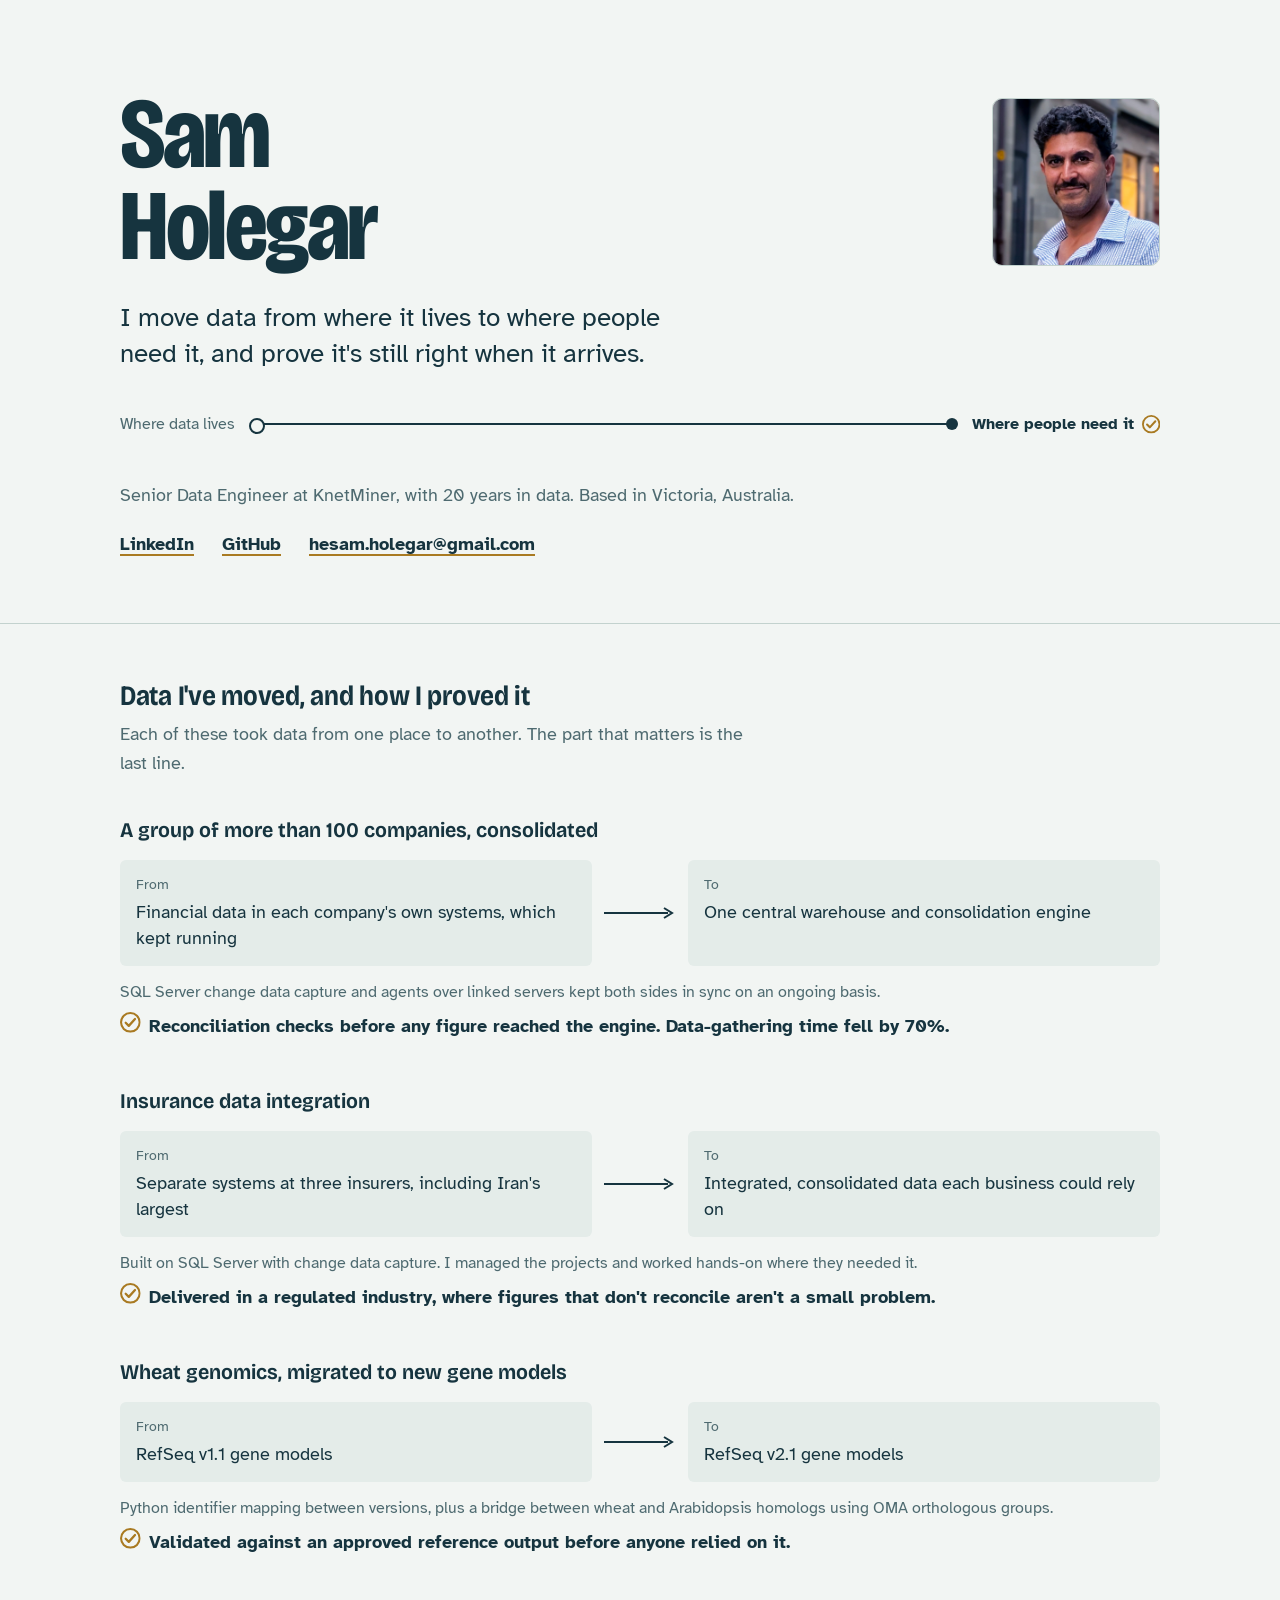
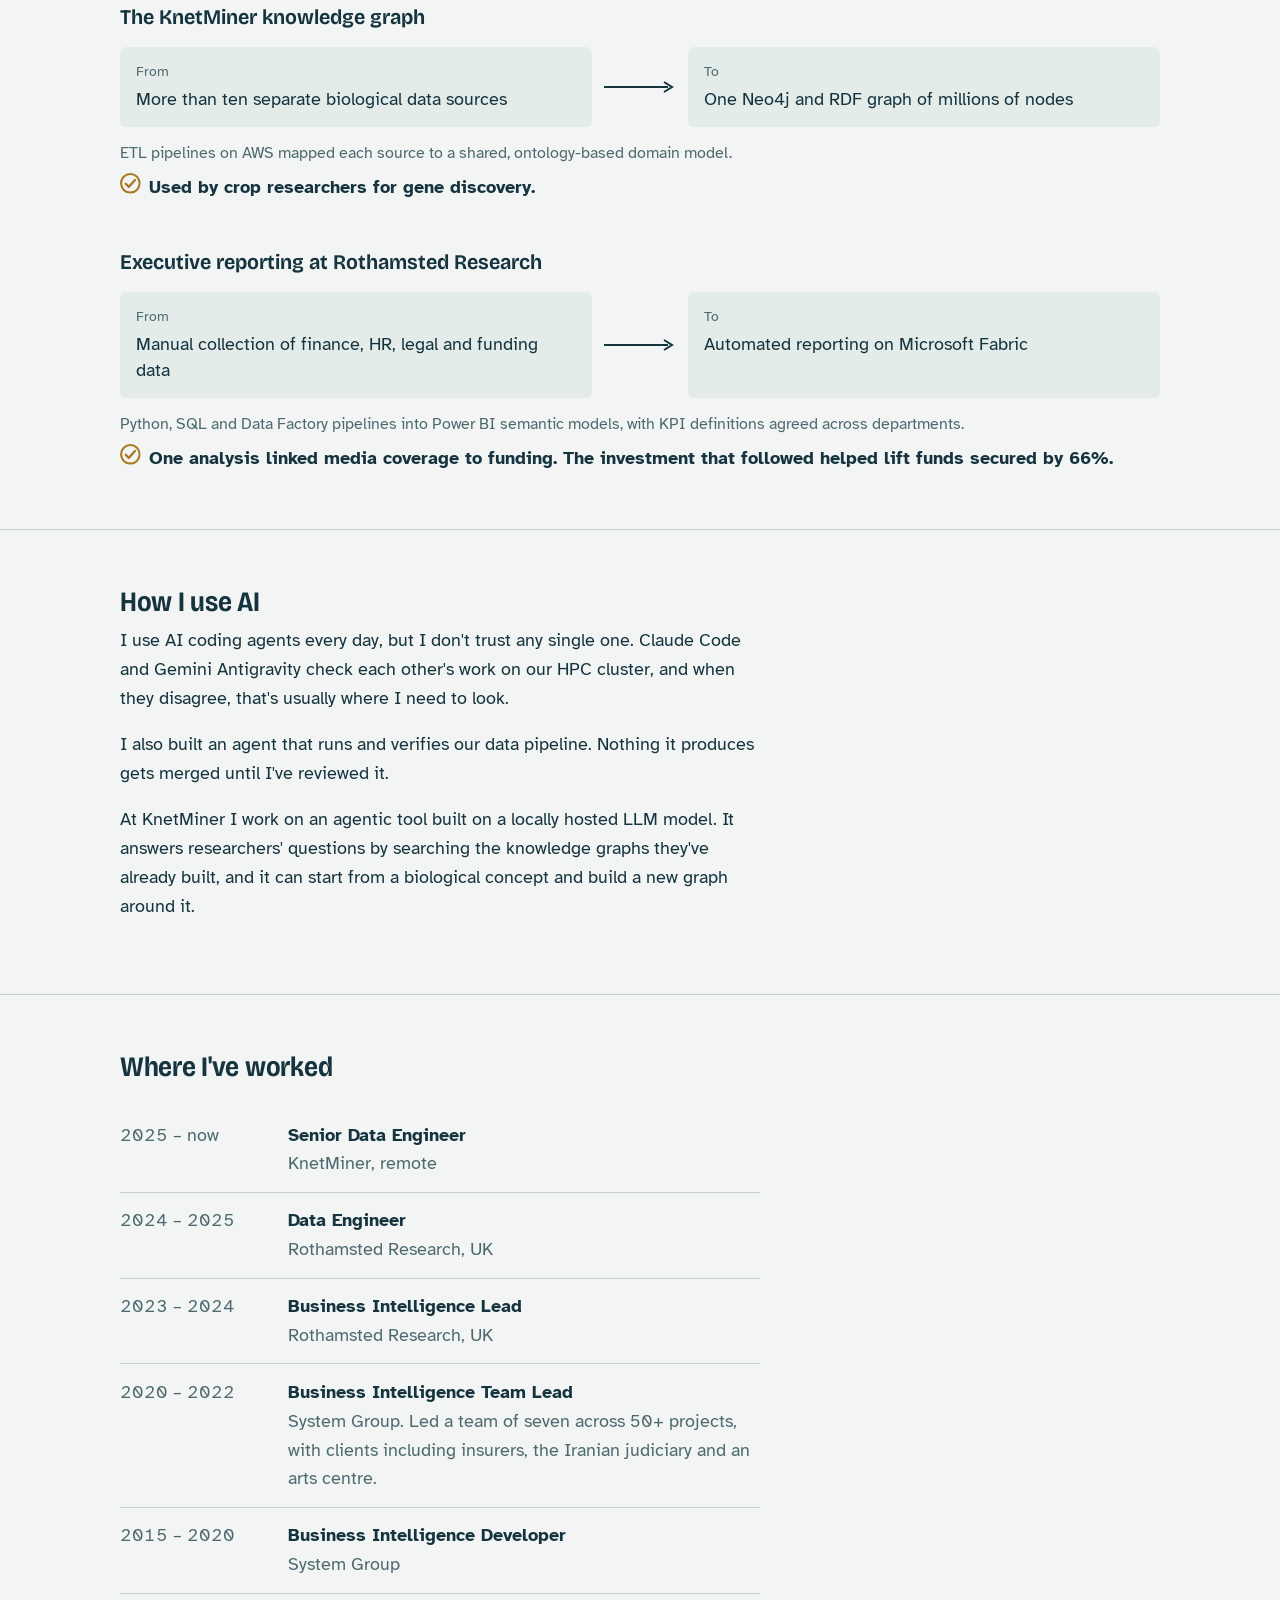
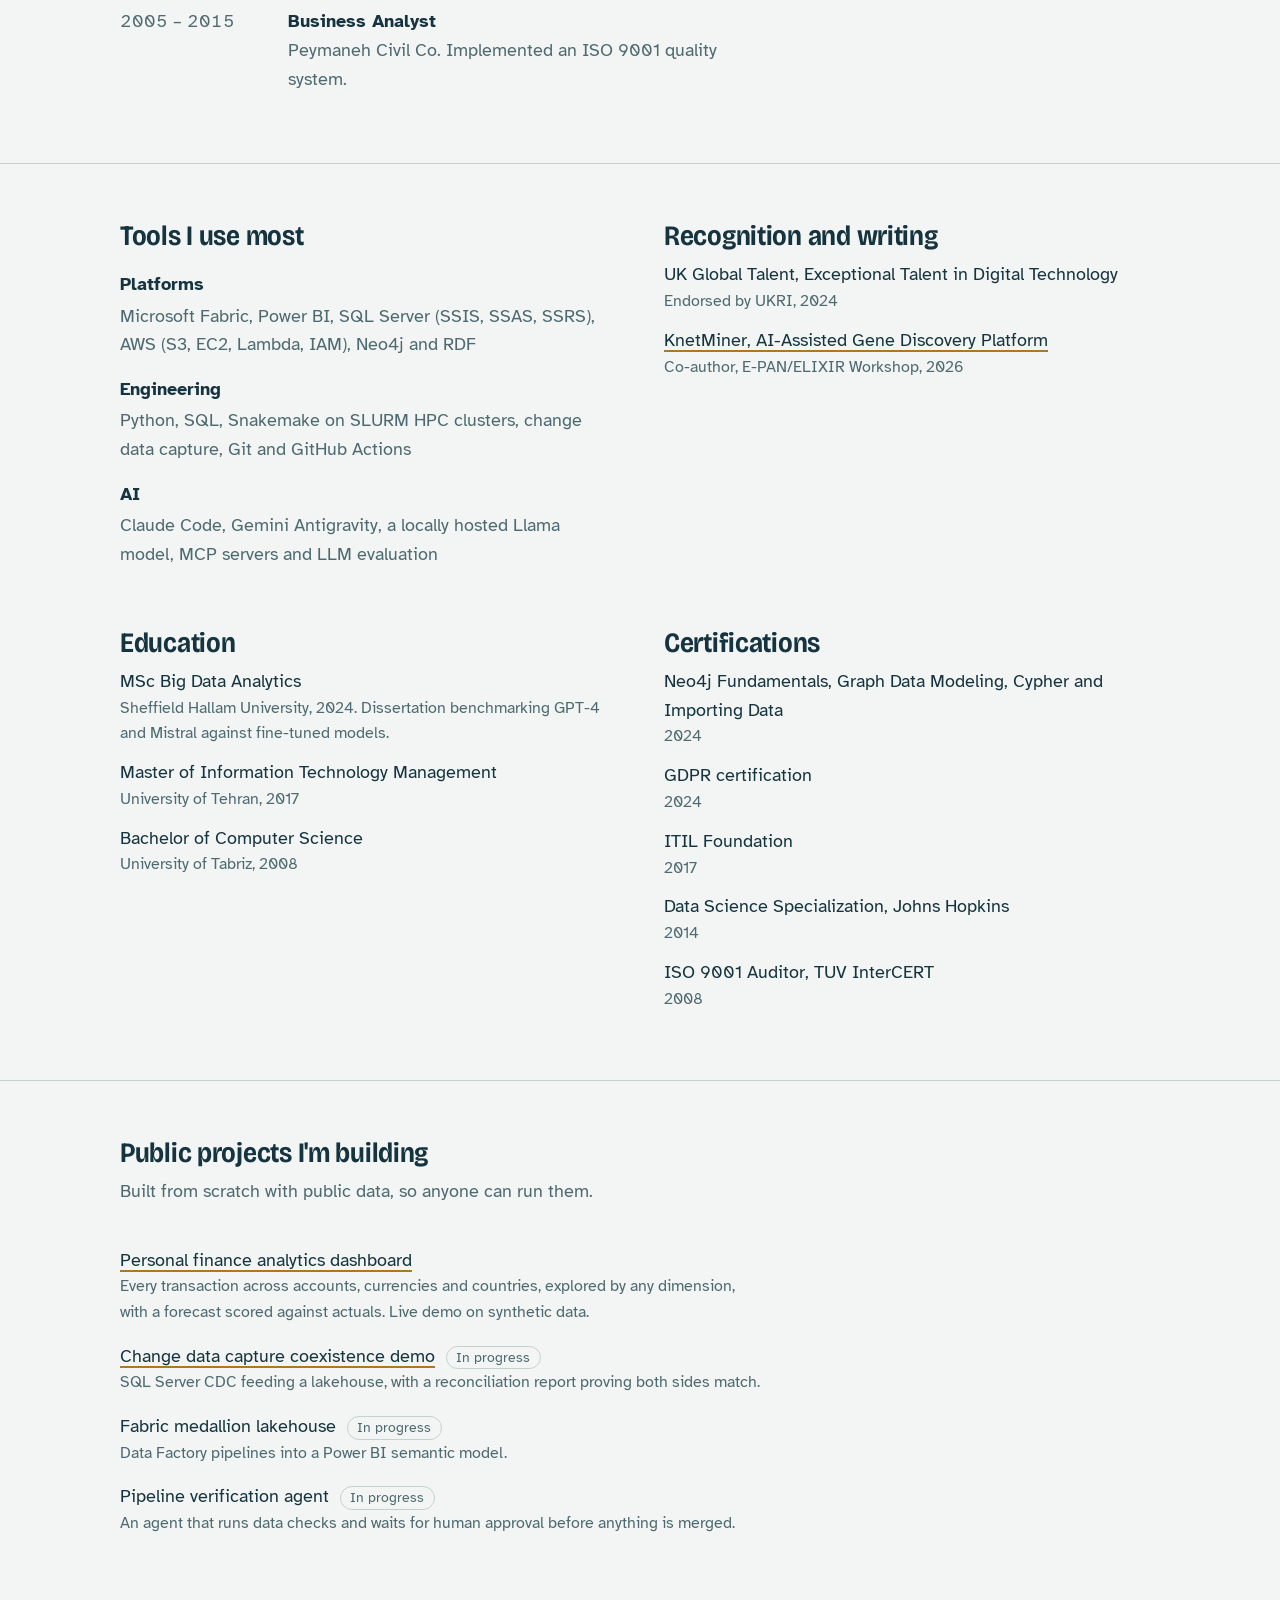
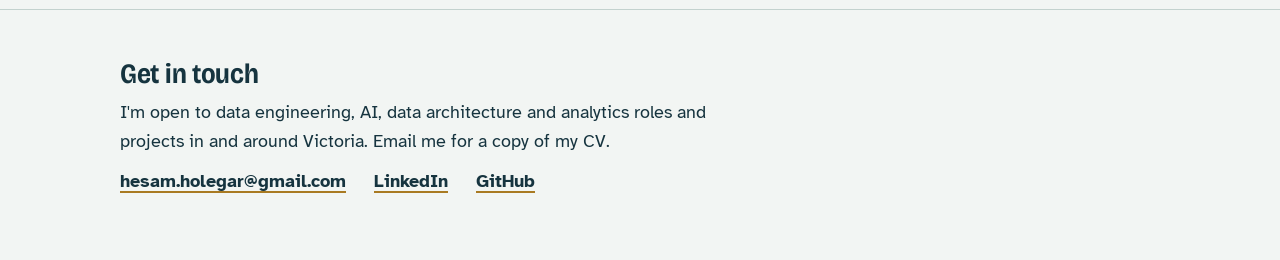
<file: index.html>
<!DOCTYPE html>
<html lang="en-AU">
<head>
<meta charset="utf-8">
<meta name="viewport" content="width=device-width, initial-scale=1">
<title>Sam Holegar, data engineer in Victoria, Australia</title>
<meta name="description" content="Sam Holegar is a data engineer in Geelong, Victoria. Data migration, change data capture, Microsoft Fabric, AWS and agentic AI.">
<meta property="og:title" content="Sam Holegar, data engineer in Geelong">
<meta property="og:description" content="I move data from where it lives to where people need it, and prove it's still right when it arrives.">
<meta property="og:type" content="website">
<meta name="color-scheme" content="light dark">
<link rel="preconnect" href="https://fonts.googleapis.com">
<link rel="preconnect" href="https://fonts.gstatic.com" crossorigin>
<link href="https://fonts.googleapis.com/css2?family=Atkinson+Hyperlegible:wght@400;700&family=Bricolage+Grotesque:opsz,wdth,wght@12..96,75..100,400..800&display=swap" rel="stylesheet">
<link rel="stylesheet" href="style.css">
</head>
<body>
<a class="skip" href="#work">Skip to my work</a>

<svg width="0" height="0" style="position:absolute" aria-hidden="true">
  <symbol id="tick" viewBox="0 0 20 20"><circle cx="10" cy="10" r="9" fill="none" stroke="currentColor" stroke-width="2"/><path d="M5.5 10.4l3 3 6-6.6" fill="none" stroke="currentColor" stroke-width="2.2" stroke-linecap="round" stroke-linejoin="round"/></symbol>
</svg>

<header class="hero">
  <div class="wrap">
    <div class="hero-top">
      <div>
        <h1>Sam<br>Holegar</h1>
        <p class="thesis">I move data from where it lives to where people need it, and prove it's still right when it arrives.</p>
      </div>
      <img class="portrait" src="images/sam.jpg" alt="Sam Holegar" width="168" height="168" onerror="this.remove()">
    </div>

    <div class="journey" aria-hidden="true">
      <span>Where data lives</span>
      <span class="track"></span>
      <span class="end">Where people need it <svg class="check"><use href="#tick"/></svg></span>
    </div>

    <p class="who">Senior Data Engineer at KnetMiner, with 20 years in data. Based in Victoria, Australia.</p>
    <ul class="links">
      <li><a href="https://www.linkedin.com/in/holegar">LinkedIn</a></li>
      <li><a href="https://github.com/holegar">GitHub</a></li>
      <li><a href="mailto:hesam.holegar@gmail.com">hesam.holegar@gmail.com</a></li>
    </ul>
  </div>
</header>

<main>
  <section id="work">
    <div class="wrap">
      <h2>Data I've moved, and how I proved it</h2>
      <p class="lede measure">Each of these took data from one place to another. The part that matters is the last line.</p>

      <ol class="moves">
        <li class="move">
          <h3>A group of more than 100 companies, consolidated</h3>
          <div class="flow">
            <div class="side"><small>From</small><p>Financial data in each company's own systems, which kept running</p></div>
            <div class="arrow" aria-hidden="true"><svg class="h" viewBox="0 0 72 14" preserveAspectRatio="none"><path d="M0 7h64" stroke="currentColor" stroke-width="2"/><path d="M60 2l8 5-8 5" fill="none" stroke="currentColor" stroke-width="2"/></svg><svg class="v" viewBox="0 0 14 36" preserveAspectRatio="none"><path d="M7 0v28" stroke="currentColor" stroke-width="2"/><path d="M2 24l5 8 5-8" fill="none" stroke="currentColor" stroke-width="2"/></svg></div>
            <div class="side"><small>To</small><p>One central warehouse and consolidation engine</p></div>
          </div>
          <p class="how">SQL Server change data capture and agents over linked servers kept both sides in sync on an ongoing basis.</p>
          <p class="proof"><svg class="check"><use href="#tick"/></svg><span>Reconciliation checks before any figure reached the engine. Data-gathering time fell by 70%.</span></p>
        </li>

        <li class="move">
          <h3>Insurance data integration</h3>
          <div class="flow">
            <div class="side"><small>From</small><p>Separate systems at three insurers, including Iran's largest</p></div>
            <div class="arrow" aria-hidden="true"><svg class="h" viewBox="0 0 72 14" preserveAspectRatio="none"><path d="M0 7h64" stroke="currentColor" stroke-width="2"/><path d="M60 2l8 5-8 5" fill="none" stroke="currentColor" stroke-width="2"/></svg><svg class="v" viewBox="0 0 14 36" preserveAspectRatio="none"><path d="M7 0v28" stroke="currentColor" stroke-width="2"/><path d="M2 24l5 8 5-8" fill="none" stroke="currentColor" stroke-width="2"/></svg></div>
            <div class="side"><small>To</small><p>Integrated, consolidated data each business could rely on</p></div>
          </div>
          <p class="how">Built on SQL Server with change data capture. I managed the projects and worked hands-on where they needed it.</p>
          <p class="proof"><svg class="check"><use href="#tick"/></svg><span>Delivered in a regulated industry, where figures that don't reconcile aren't a small problem.</span></p>
        </li>

        <li class="move">
          <h3>Wheat genomics, migrated to new gene models</h3>
          <div class="flow">
            <div class="side"><small>From</small><p>RefSeq v1.1 gene models</p></div>
            <div class="arrow" aria-hidden="true"><svg class="h" viewBox="0 0 72 14" preserveAspectRatio="none"><path d="M0 7h64" stroke="currentColor" stroke-width="2"/><path d="M60 2l8 5-8 5" fill="none" stroke="currentColor" stroke-width="2"/></svg><svg class="v" viewBox="0 0 14 36" preserveAspectRatio="none"><path d="M7 0v28" stroke="currentColor" stroke-width="2"/><path d="M2 24l5 8 5-8" fill="none" stroke="currentColor" stroke-width="2"/></svg></div>
            <div class="side"><small>To</small><p>RefSeq v2.1 gene models</p></div>
          </div>
          <p class="how">Python identifier mapping between versions, plus a bridge between wheat and Arabidopsis homologs using OMA orthologous groups.</p>
          <p class="proof"><svg class="check"><use href="#tick"/></svg><span>Validated against an approved reference output before anyone relied on it.</span></p>
        </li>

        <li class="move">
          <h3>The KnetMiner knowledge graph</h3>
          <div class="flow">
            <div class="side"><small>From</small><p>More than ten separate biological data sources</p></div>
            <div class="arrow" aria-hidden="true"><svg class="h" viewBox="0 0 72 14" preserveAspectRatio="none"><path d="M0 7h64" stroke="currentColor" stroke-width="2"/><path d="M60 2l8 5-8 5" fill="none" stroke="currentColor" stroke-width="2"/></svg><svg class="v" viewBox="0 0 14 36" preserveAspectRatio="none"><path d="M7 0v28" stroke="currentColor" stroke-width="2"/><path d="M2 24l5 8 5-8" fill="none" stroke="currentColor" stroke-width="2"/></svg></div>
            <div class="side"><small>To</small><p>One Neo4j and RDF graph of millions of nodes</p></div>
          </div>
          <p class="how">ETL pipelines on AWS mapped each source to a shared, ontology-based domain model.</p>
          <p class="proof"><svg class="check"><use href="#tick"/></svg><span>Used by crop researchers for gene discovery.</span></p>
        </li>

        <li class="move">
          <h3>Executive reporting at Rothamsted Research</h3>
          <div class="flow">
            <div class="side"><small>From</small><p>Manual collection of finance, HR, legal and funding data</p></div>
            <div class="arrow" aria-hidden="true"><svg class="h" viewBox="0 0 72 14" preserveAspectRatio="none"><path d="M0 7h64" stroke="currentColor" stroke-width="2"/><path d="M60 2l8 5-8 5" fill="none" stroke="currentColor" stroke-width="2"/></svg><svg class="v" viewBox="0 0 14 36" preserveAspectRatio="none"><path d="M7 0v28" stroke="currentColor" stroke-width="2"/><path d="M2 24l5 8 5-8" fill="none" stroke="currentColor" stroke-width="2"/></svg></div>
            <div class="side"><small>To</small><p>Automated reporting on Microsoft Fabric</p></div>
          </div>
          <p class="how">Python, SQL and Data Factory pipelines into Power BI semantic models, with KPI definitions agreed across departments.</p>
          <p class="proof"><svg class="check"><use href="#tick"/></svg><span>One analysis linked media coverage to funding. The investment that followed helped lift funds secured by 66%.</span></p>
        </li>
      </ol>
    </div>
  </section>

  <section class="ai">
    <div class="wrap measure">
      <h2>How I use AI</h2>
      <p>I use AI coding agents every day, but I don't trust any single one. Claude Code and Gemini Antigravity check each other's work on our HPC cluster, and when they disagree, that's usually where I need to look.</p>
      <p>I also built an agent that runs and verifies our data pipeline. Nothing it produces gets merged until I've reviewed it.</p>
      <p>At KnetMiner I work on an agentic tool built on a locally hosted LLM model. It answers researchers' questions by searching the knowledge graphs they've already built, and it can start from a biological concept and build a new graph around it.</p>
    </div>
  </section>

  <section>
    <div class="wrap">
      <h2>Where I've worked</h2>
      <ol class="timeline measure" style="margin-top:1.5rem">
        <li><span class="when">2025 – now</span><span class="role">Senior Data Engineer<span class="where">KnetMiner, remote</span></span></li>
        <li><span class="when">2024 – 2025</span><span class="role">Data Engineer<span class="where">Rothamsted Research, UK</span></span></li>
        <li><span class="when">2023 – 2024</span><span class="role">Business Intelligence Lead<span class="where">Rothamsted Research, UK</span></span></li>
        <li><span class="when">2020 – 2022</span><span class="role">Business Intelligence Team Lead<span class="where">System Group. Led a team of seven across 50+ projects, with clients including insurers, the Iranian judiciary and an arts centre.</span></span></li>
        <li><span class="when">2015 – 2020</span><span class="role">Business Intelligence Developer<span class="where">System Group</span></span></li>
        <li><span class="when">2005 – 2015</span><span class="role">Business Analyst<span class="where">Peymaneh Civil Co. Implemented an ISO 9001 quality system.</span></span></li>
      </ol>
    </div>
  </section>

  <section>
    <div class="wrap cols">
      <div>
        <h2>Tools I use most</h2>
        <dl class="stack">
          <dt>Platforms</dt>
          <dd>Microsoft Fabric, Power BI, SQL Server (SSIS, SSAS, SSRS), AWS (S3, EC2, Lambda, IAM), Neo4j and RDF</dd>
          <dt>Engineering</dt>
          <dd>Python, SQL, Snakemake on SLURM HPC clusters, change data capture, Git and GitHub Actions</dd>
          <dt>AI</dt>
          <dd>Claude Code, Gemini Antigravity, a locally hosted Llama model, MCP servers and LLM evaluation</dd>
        </dl>
      </div>
      <div>
        <h2>Recognition and writing</h2>
        <ul class="plain">
          <li>UK Global Talent, Exceptional Talent in Digital Technology<span>Endorsed by UKRI, 2024</span></li>
          <li><a href="https://zenodo.org/records/21065072">KnetMiner, AI-Assisted Gene Discovery Platform</a><span>Co-author, E-PAN/ELIXIR Workshop, 2026</span></li>
        </ul>
      </div>
      <div>
        <h2>Education</h2>
        <ul class="plain">
          <li>MSc Big Data Analytics<span>Sheffield Hallam University, 2024. Dissertation benchmarking GPT-4 and Mistral against fine-tuned models.</span></li>
          <li>Master of Information Technology Management<span>University of Tehran, 2017</span></li>
          <li>Bachelor of Computer Science<span>University of Tabriz, 2008</span></li>
        </ul>
      </div>
      <div>
        <h2>Certifications</h2>
        <ul class="plain">
          <li>Neo4j Fundamentals, Graph Data Modeling, Cypher and Importing Data<span>2024</span></li>
          <li>GDPR certification<span>2024</span></li>
          <li>ITIL Foundation<span>2017</span></li>
          <li>Data Science Specialization, Johns Hopkins<span>2014</span></li>
          <li>ISO 9001 Auditor, TUV InterCERT<span>2008</span></li>
        </ul>
      </div>
    </div>
  </section>

  <section>
    <div class="wrap measure">
      <h2>Public projects I'm building</h2>
      <p class="lede">Built from scratch with public data, so anyone can run them.</p>
      <ul class="plain building">
        <li><a href="projects/wallet-analytics.html">Personal finance analytics dashboard</a><span>Every transaction across accounts, currencies and countries, explored by any dimension, with a forecast scored against actuals. Live demo on synthetic data.</span></li>
        <li><a href="projects/cdc-demo.html">Change data capture coexistence demo</a> <span class="status">In progress</span><span>SQL Server CDC feeding a lakehouse, with a reconciliation report proving both sides match.</span></li>
        <li>Fabric medallion lakehouse <span class="status">In progress</span><span>Data Factory pipelines into a Power BI semantic model.</span></li>
        <li>Pipeline verification agent <span class="status">In progress</span><span>An agent that runs data checks and waits for human approval before anything is merged.</span></li>
      </ul>
    </div>
  </section>
</main>

<footer>
  <div class="wrap measure">
    <h2>Get in touch</h2>
    <p>I'm open to data engineering, AI, data architecture and analytics roles and projects in and around Victoria. Email me for a copy of my CV.</p>
    <ul class="links">
      <li><a href="mailto:hesam.holegar@gmail.com">hesam.holegar@gmail.com</a></li>
      <li><a href="https://www.linkedin.com/in/holegar">LinkedIn</a></li>
      <li><a href="https://github.com/holegar">GitHub</a></li>
    </ul>
  </div>
</footer>
<script data-goatcounter="https://holegar.goatcounter.com/count" async src="https://gc.zgo.at/count.v5.js" crossorigin="anonymous" integrity="sha384-atnOLvQb9t+jTSipvd75X2yginT4PjVbqDdlJAmxMm+wYElFmeR6EmLP5bYeoRVQ"></script>
</body>
</html>
</file>
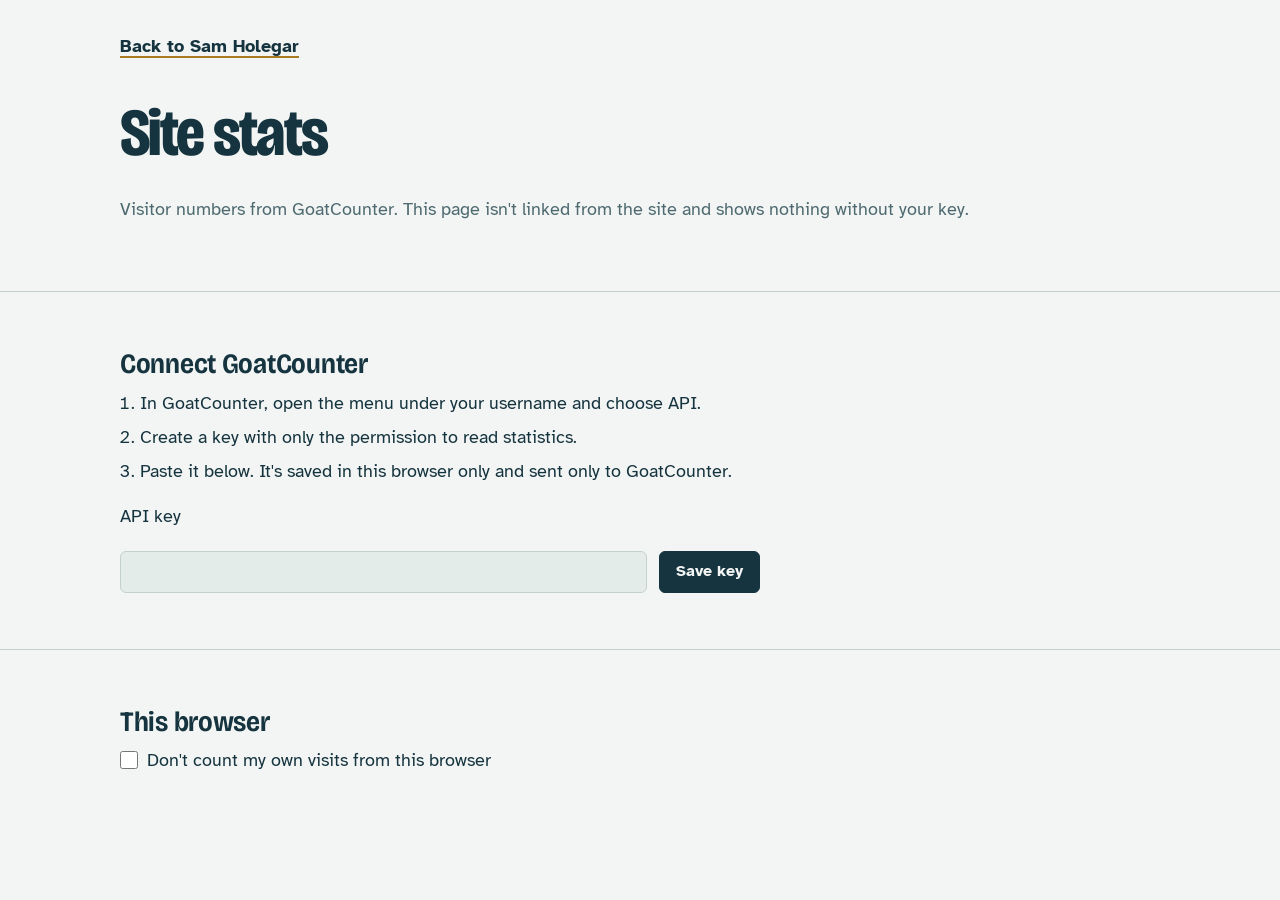
<file: stats/index.html>
<!DOCTYPE html>
<html lang="en-AU">
<head>
<meta charset="utf-8">
<meta name="viewport" content="width=device-width, initial-scale=1">
<!-- Private stats page. Not linked from the site, and shows nothing without a GoatCounter API key saved in this browser. -->
<meta name="robots" content="noindex, nofollow">
<meta name="referrer" content="no-referrer">
<title>Site stats, Sam Holegar</title>
<meta name="color-scheme" content="light dark">
<link rel="preconnect" href="https://fonts.googleapis.com">
<link rel="preconnect" href="https://fonts.gstatic.com" crossorigin>
<link href="https://fonts.googleapis.com/css2?family=Atkinson+Hyperlegible:wght@400;700&family=Bricolage+Grotesque:opsz,wdth,wght@12..96,75..100,400..800&display=swap" rel="stylesheet">
<link rel="stylesheet" href="../style.css">
</head>
<body>
<a class="skip" href="#main">Skip to the stats</a>

<div class="wrap"><a class="back" href="../">Back to Sam Holegar</a></div>

<header class="project-hero">
  <div class="wrap">
    <h1>Site stats</h1>
    <p class="who">Visitor numbers from GoatCounter. This page isn't linked from the site and shows nothing without your key.</p>
    <noscript><p class="msg error">This page needs JavaScript.</p></noscript>
  </div>
</header>

<main id="main">
  <section id="setup" hidden>
    <div class="wrap measure">
      <h2>Connect GoatCounter</h2>
      <ol class="steps">
        <li>In GoatCounter, open the menu under your username and choose API.</li>
        <li>Create a key with only the permission to read statistics.</li>
        <li>Paste it below. It's saved in this browser only and sent only to GoatCounter.</li>
      </ol>
      <form id="key-form" autocomplete="off">
        <label for="key">API key</label>
        <div class="field">
          <input id="key" type="password" spellcheck="false" required>
          <button class="btn btn-primary" type="submit">Save key</button>
        </div>
      </form>
      <p class="msg" id="setup-msg" role="status"></p>
    </div>
  </section>

  <section id="dash" hidden>
    <div class="wrap">
      <fieldset class="range">
        <legend class="visually-hidden">Date range</legend>
        <label><input type="radio" name="range" value="7" checked><span>Last 7 days</span></label>
        <label><input type="radio" name="range" value="30"><span>Last 30 days</span></label>
        <label><input type="radio" name="range" value="90"><span>Last 90 days</span></label>
      </fieldset>
      <p class="msg" id="status" role="status"></p>

      <div class="results" id="results" hidden>
        <p class="hero-stat">
          <span id="total-label">Visitors</span>
          <span class="value" id="total"></span>
          <span id="total-span"></span>
        </p>

        <div class="daily">
          <h2>Visitors per day</h2>
          <div class="chart" id="chart" tabindex="0" role="group" aria-label="Visitors per day. Use the left and right arrow keys to read each day.">
            <svg aria-hidden="true"></svg>
            <div class="tip" id="tip" hidden><strong id="tip-n"></strong><span id="tip-day"></span></div>
          </div>
          <p class="visually-hidden" id="chart-live" aria-live="polite"></p>
          <details class="table-view">
            <summary>Show as a table</summary>
            <table class="data">
              <thead><tr><th scope="col">Day</th><th scope="col" class="n">Visitors</th></tr></thead>
              <tbody id="daily"></tbody>
            </table>
          </details>
        </div>

        <div class="lists">
          <div>
            <h2>Top pages</h2>
            <table class="data toplist">
              <thead class="visually-hidden"><tr><th scope="col">Page</th><th scope="col">Visitors</th></tr></thead>
              <tbody id="pages"></tbody>
            </table>
          </div>
          <div>
            <h2>Where visitors came from</h2>
            <table class="data toplist">
              <thead class="visually-hidden"><tr><th scope="col">Source</th><th scope="col">Visitors</th></tr></thead>
              <tbody id="refs"></tbody>
            </table>
          </div>
          <div>
            <h2>Countries</h2>
            <table class="data toplist">
              <thead class="visually-hidden"><tr><th scope="col">Country</th><th scope="col">Visitors</th></tr></thead>
              <tbody id="locs"></tbody>
            </table>
          </div>
        </div>
      </div>
    </div>
  </section>

  <section>
    <div class="wrap measure">
      <h2>This browser</h2>
      <label class="toggle"><input type="checkbox" id="skip"><span>Don't count my own visits from this browser</span></label>
      <p class="msg" id="skip-msg" role="status"></p>
      <p><button class="btn" type="button" id="forget" hidden>Remove the key from this browser</button></p>
    </div>
  </section>
</main>

<script>
(() => {
  'use strict';

  const SITE = 'https://holegar.goatcounter.com';
  const KEY_STORE = 'goatcounter-stats-key';

  const $ = (id) => document.getElementById(id);
  const nf = new Intl.NumberFormat('en-AU');
  const compact = new Intl.NumberFormat('en-AU', { notation: 'compact', maximumFractionDigits: 1 });
  const shortDay = new Intl.DateTimeFormat('en-AU', { day: 'numeric', month: 'short', timeZone: 'UTC' });
  const longDay = new Intl.DateTimeFormat('en-AU', { weekday: 'short', day: 'numeric', month: 'long', timeZone: 'UTC' });
  const parseDay = (day) => new Date(day + 'T00:00:00Z');
  const big = (n) => (n >= 10000 ? compact.format(n) : nf.format(n));
  const visitors = (n) => nf.format(n) + (n === 1 ? ' visitor' : ' visitors');

  // localStorage can be missing or throw (private windows, blocked storage).
  const store = {
    get(k) { try { return localStorage.getItem(k); } catch (e) { return null; } },
    set(k, v) { try { localStorage.setItem(k, v); return true; } catch (e) { return false; } },
    remove(k) { try { localStorage.removeItem(k); } catch (e) { /* nothing to remove */ } },
  };

  let key = store.get(KEY_STORE);
  let days = 7;
  let daily = [];
  let active = -1;
  let ticket = 0;

  function setMsg(id, text, isError) {
    const p = $(id);
    p.textContent = text || '';
    p.classList.toggle('error', !!isError);
  }

  function show(view) {
    $('setup').hidden = view !== 'setup';
    $('dash').hidden = view !== 'dash';
    $('forget').hidden = view !== 'dash';
  }

  // ---- GoatCounter API ----
  // start/end should be rounded to the hour.
  const iso = (d) => d.toISOString().replace(/\.\d{3}Z$/, 'Z');
  function range(n) {
    const end = new Date();
    end.setUTCMinutes(0, 0, 0);
    end.setUTCHours(end.getUTCHours() + 1);
    const start = new Date();
    start.setHours(0, 0, 0, 0);
    start.setDate(start.getDate() - (n - 1));
    start.setUTCMinutes(0, 0, 0);
    return { start: iso(start), end: iso(end) };
  }

  async function api(path, params, token) {
    const url = new URL(SITE + '/api/v0/' + path);
    for (const [name, value] of Object.entries(params)) url.searchParams.set(name, value);
    let res;
    try {
      res = await fetch(url, { headers: { Authorization: 'Bearer ' + (token || key) }, cache: 'no-store' });
    } catch (e) {
      throw Object.assign(new Error('network'), { status: 0 });
    }
    if (!res.ok) throw Object.assign(new Error('HTTP ' + res.status), { status: res.status });
    return res.json();
  }

  function explain(err) {
    switch (err.status) {
      case 401: return "GoatCounter didn't accept this key. Check you copied all of it, or create a new one.";
      case 403: return "This key isn't allowed to read statistics. Create one with the statistics permission.";
      case 429: return 'GoatCounter asked to slow down. Wait a few seconds and try again.';
      case 0: return "Couldn't reach GoatCounter. Check your connection and try again.";
      default: return 'GoatCounter returned an error (' + err.status + '). Try again later.';
    }
  }

  // ---- Loading ----
  async function load() {
    const mine = ++ticket;
    const results = $('results');
    results.classList.add('loading');
    setMsg('status', '');
    const params = range(days);
    try {
      // One at a time: the API allows 4 requests a second.
      const total = await api('stats/total', params);
      const hits = await api('stats/hits', Object.assign({ limit: 10 }, params));
      const refs = await api('stats/toprefs', Object.assign({ limit: 10 }, params));
      const locs = await api('stats/locations', Object.assign({ limit: 10 }, params));
      if (mine !== ticket) return;
      results.hidden = false; // visible first, so the chart measures its real width
      renderTotal(total);
      renderList('pages', (hits.hits || []).map((h) => ({ name: h.title || h.path, sub: h.title ? h.path : '', n: h.count })), 'No visits in this period.');
      renderList('refs', (refs.stats || []).map((r) => ({ name: r.name || 'Direct or unknown', n: r.count })), 'No visits in this period.');
      renderList('locs', (locs.stats || []).map((r) => ({ name: r.name || 'Unknown', n: r.count })), 'No visits in this period.');
    } catch (err) {
      if (mine === ticket) setMsg('status', explain(err), true);
    } finally {
      if (mine === ticket) results.classList.remove('loading');
    }
  }

  function renderTotal(data) {
    daily = (data.stats || []).map((s) => ({ day: s.day, n: s.daily || 0 }));
    $('total-label').textContent = 'Visitors in the last ' + days + ' days';
    $('total').textContent = big(data.total || 0);
    $('total-span').textContent = daily.length
      ? shortDay.format(parseDay(daily[0].day)) + ' to ' + shortDay.format(parseDay(daily[daily.length - 1].day))
      : '';
    drawChart();
    const body = $('daily');
    body.replaceChildren();
    for (const d of daily) {
      const tr = body.insertRow();
      tr.insertCell().textContent = longDay.format(parseDay(d.day));
      const n = tr.insertCell();
      n.className = 'n';
      n.textContent = nf.format(d.n);
    }
  }

  function renderList(id, rows, emptyText) {
    const body = $(id);
    body.replaceChildren();
    if (!rows.length) {
      const td = body.insertRow().insertCell();
      td.colSpan = 2;
      td.className = 'empty';
      td.textContent = emptyText;
      return;
    }
    const max = Math.max(1, ...rows.map((r) => r.n));
    for (const r of rows) {
      const tr = body.insertRow();
      const name = tr.insertCell();
      name.className = 'name';
      name.append(r.name);
      if (r.sub) {
        const sub = document.createElement('span');
        sub.className = 'path';
        sub.textContent = r.sub;
        name.append(sub);
      }
      const meter = document.createElement('span');
      meter.className = 'meter';
      meter.style.width = (r.n / max) * 100 + '%';
      meter.setAttribute('aria-hidden', 'true');
      name.append(meter);
      const n = tr.insertCell();
      n.className = 'n';
      n.textContent = nf.format(r.n);
    }
  }

  // ---- Daily chart ----
  const SVG = 'http://www.w3.org/2000/svg';
  const geo = {};

  function node(name, attrs, parent) {
    const el = document.createElementNS(SVG, name);
    for (const [k, v] of Object.entries(attrs)) el.setAttribute(k, v);
    parent.appendChild(el);
    return el;
  }

  // Round the axis step to 1, 2 or 5 x 10^k, and never below 1: visitors are whole numbers.
  function niceStep(max) {
    const raw = max / 4;
    const pow = 10 ** Math.floor(Math.log10(raw));
    const f = raw / pow;
    return Math.max(1, (f <= 1 ? 1 : f <= 2 ? 2 : f <= 5 ? 5 : 10) * pow);
  }

  function drawChart() {
    const box = $('chart');
    const svg = box.querySelector('svg');
    svg.replaceChildren();
    clearActive();
    const W = Math.max(240, box.clientWidth);
    const H = 210;
    const left = 36, right = 4, top = 22, axis = 26;
    const plotW = W - left - right;
    const plotH = H - top - axis;
    svg.setAttribute('viewBox', '0 0 ' + W + ' ' + H);
    svg.setAttribute('width', W);
    svg.setAttribute('height', H);
    Object.assign(geo, { W, left, plotW, top, plotH, n: daily.length });

    const max = Math.max(0, ...daily.map((d) => d.n));
    const step = niceStep(Math.max(max, 1));
    const ceil = Math.max(step, Math.ceil(max / step) * step);
    const y = (v) => top + plotH - (v / ceil) * plotH;
    geo.y = y;

    for (let v = 0; v <= ceil; v += step) {
      node('line', { class: 'grid', x1: left, x2: W - right, y1: y(v), y2: y(v) }, svg);
      node('text', { class: 'axis', x: left - 8, y: y(v), 'text-anchor': 'end', 'dominant-baseline': 'middle' }, svg)
        .textContent = v >= 1000 ? compact.format(v) : String(v);
    }

    const n = daily.length;
    if (!n) return;
    const band = plotW / n;
    const bw = Math.max(1, Math.min(24, band - 2)); // 2px gap between neighbouring bars
    geo.band = band;
    const base = top + plotH;

    daily.forEach((d, i) => {
      const h = (d.n / ceil) * plotH;
      if (h <= 0) return;
      const x0 = left + i * band + (band - bw) / 2;
      const x1 = x0 + bw;
      const yt = base - h;
      const r = Math.min(4, bw / 2, h);
      // Rounded at the data end, square at the baseline.
      node('path', {
        class: 'bar',
        'data-i': i,
        d: 'M' + x0 + ',' + base + 'V' + (yt + r) + 'A' + r + ',' + r + ' 0 0 1 ' + (x0 + r) + ',' + yt +
           'H' + (x1 - r) + 'A' + r + ',' + r + ' 0 0 1 ' + x1 + ',' + (yt + r) + 'V' + base + 'Z',
      }, svg);
    });

    // Label only the busiest day; the axis, tooltip and table carry the rest.
    if (max > 0) {
      const i = daily.findIndex((d) => d.n === max);
      node('text', { class: 'peak', x: left + (i + 0.5) * band, y: y(max) - 7, 'text-anchor': 'middle' }, svg).textContent = nf.format(max);
    } else {
      node('text', { class: 'empty-note', x: left + plotW / 2, y: top + plotH / 2, 'text-anchor': 'middle' }, svg).textContent = 'No visits in this period yet.';
    }

    // Date labels, spaced so they never collide; the last day always gets one.
    const every = Math.max(1, Math.ceil(64 / band));
    for (let i = n - 1; i >= 0; i -= every) {
      let x = left + (i + 0.5) * band;
      let anchor = 'middle';
      if (x + 24 > W) { x = W - right; anchor = 'end'; }
      if (x - 24 < 0) { x = left; anchor = 'start'; }
      node('text', { class: 'axis', x, y: H - 6, 'text-anchor': anchor }, svg).textContent = shortDay.format(parseDay(daily[i].day));
    }
  }

  function setActive(i) {
    if (i === active || i < 0 || i >= daily.length) return;
    clearActive();
    active = i;
    const bar = $('chart').querySelector('.bar[data-i="' + i + '"]');
    if (bar) bar.classList.add('active');
    const d = daily[i];
    const width = $('chart').querySelector('svg').getBoundingClientRect().width;
    const scale = width / geo.W || 1;
    const tip = $('tip');
    $('tip-n').textContent = visitors(d.n);
    $('tip-day').textContent = longDay.format(parseDay(d.day));
    tip.hidden = false;
    const half = tip.offsetWidth / 2;
    const x = (geo.left + (i + 0.5) * geo.band) * scale;
    tip.style.left = Math.min(Math.max(x, half), width - half) + 'px';
    tip.style.top = geo.y(d.n) * scale + 'px';
  }

  function clearActive() {
    const prev = $('chart').querySelector('.bar.active');
    if (prev) prev.classList.remove('active');
    active = -1;
    $('tip').hidden = true;
  }

  const chart = $('chart');
  chart.addEventListener('pointermove', (e) => {
    if (!daily.length) return;
    const rect = chart.querySelector('svg').getBoundingClientRect();
    const x = ((e.clientX - rect.left) * geo.W) / rect.width;
    setActive(Math.min(daily.length - 1, Math.max(0, Math.floor((x - geo.left) / geo.band))));
  });
  chart.addEventListener('pointerleave', clearActive);
  chart.addEventListener('blur', clearActive);
  chart.addEventListener('keydown', (e) => {
    if (!daily.length) return;
    const last = daily.length - 1;
    let next = null;
    if (e.key === 'ArrowRight') next = active < 0 ? 0 : Math.min(last, active + 1);
    else if (e.key === 'ArrowLeft') next = active < 0 ? last : Math.max(0, active - 1);
    else if (e.key === 'Home') next = 0;
    else if (e.key === 'End') next = last;
    else if (e.key === 'Escape') { clearActive(); return; }
    if (next === null) return;
    e.preventDefault();
    setActive(next);
    $('chart-live').textContent = longDay.format(parseDay(daily[next].day)) + ': ' + visitors(daily[next].n);
  });

  let lastWidth = 0;
  new ResizeObserver(() => {
    if (!daily.length || chart.clientWidth === lastWidth) return;
    lastWidth = chart.clientWidth;
    drawChart();
  }).observe(chart);

  // ---- Controls ----
  for (const radio of document.querySelectorAll('input[name="range"]')) {
    radio.addEventListener('change', () => { days = Number(radio.value); load(); });
  }

  $('key-form').addEventListener('submit', async (e) => {
    e.preventDefault();
    const candidate = $('key').value.trim();
    if (!candidate) return;
    setMsg('setup-msg', 'Checking the key…');
    try {
      await api('stats/total', range(1), candidate);
    } catch (err) {
      setMsg('setup-msg', explain(err), true);
      return;
    }
    key = candidate;
    $('key').value = '';
    setMsg('setup-msg', '');
    show('dash');
    if (!store.set(KEY_STORE, key)) setMsg('status', "This browser wouldn't save the key, so you'll need to paste it again next time.");
    load();
  });

  $('forget').addEventListener('click', () => {
    store.remove(KEY_STORE);
    key = null;
    ticket++;
    daily = [];
    $('results').hidden = true;
    setMsg('status', '');
    show('setup');
    setMsg('setup-msg', 'Key removed from this browser.');
  });

  // count.js skips counting when localStorage "skipgc" is "t".
  const skip = $('skip');
  skip.checked = store.get('skipgc') === 't';
  skip.addEventListener('change', () => {
    let ok = true;
    if (skip.checked) ok = store.set('skipgc', 't');
    else store.remove('skipgc');
    if (!ok) { skip.checked = false; setMsg('skip-msg', "This browser won't save settings, so your visits will still be counted.", true); return; }
    setMsg('skip-msg', skip.checked ? "Your visits from this browser won't be counted." : 'Your visits from this browser will be counted.');
  });

  if (key) { show('dash'); load(); } else { show('setup'); }
})();
</script>
</body>
</html>
</file>
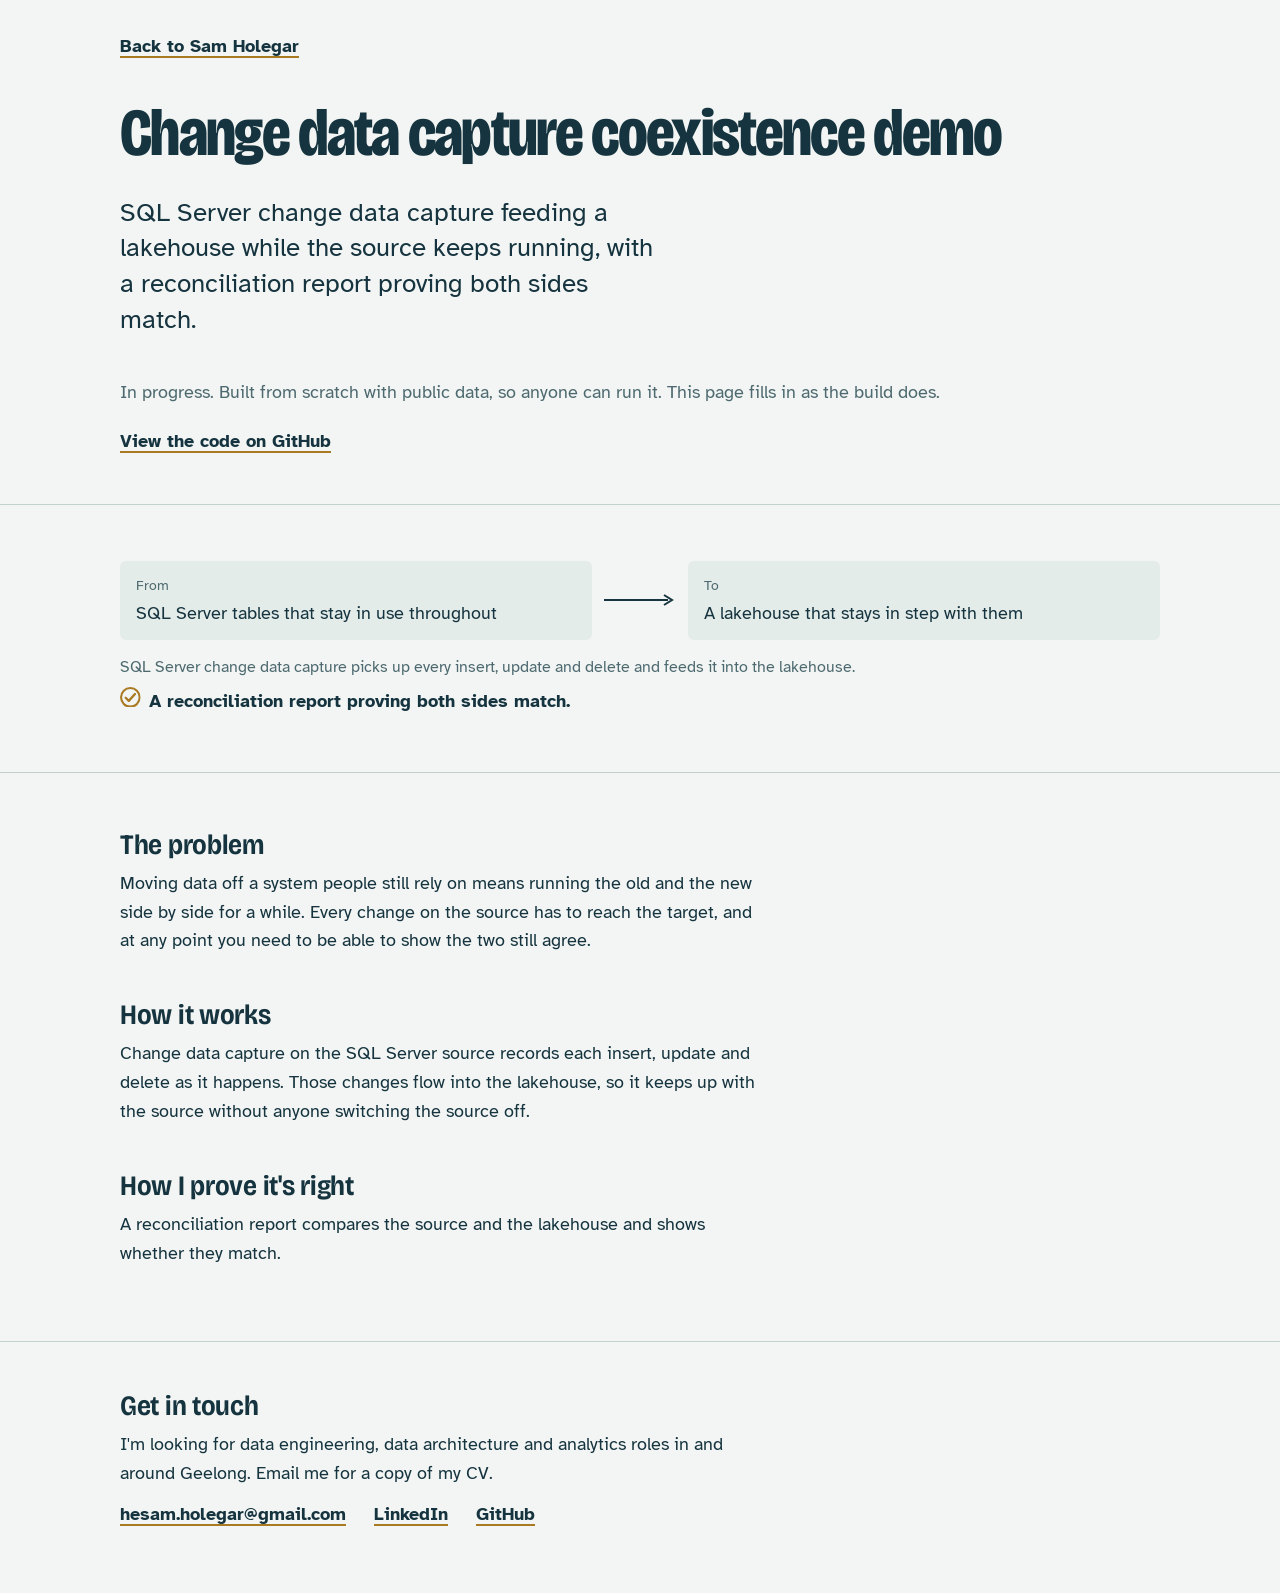
<file: projects/cdc-demo.html>
<!DOCTYPE html>
<html lang="en-AU">
<head>
<meta charset="utf-8">
<meta name="viewport" content="width=device-width, initial-scale=1">
<title>Change data capture coexistence demo, Sam Holegar</title>
<meta name="description" content="SQL Server change data capture feeding a lakehouse, with a reconciliation report proving both sides match.">
<meta name="color-scheme" content="light dark">
<link rel="preconnect" href="https://fonts.googleapis.com">
<link rel="preconnect" href="https://fonts.gstatic.com" crossorigin>
<link href="https://fonts.googleapis.com/css2?family=Atkinson+Hyperlegible:wght@400;700&family=Bricolage+Grotesque:opsz,wdth,wght@12..96,75..100,400..800&display=swap" rel="stylesheet">
<link rel="stylesheet" href="../style.css">
</head>
<body>
<a class="skip" href="#main">Skip to the project</a>

<svg width="0" height="0" style="position:absolute" aria-hidden="true">
  <symbol id="tick" viewBox="0 0 20 20"><circle cx="10" cy="10" r="9" fill="none" stroke="currentColor" stroke-width="2"/><path d="M5.5 10.4l3 3 6-6.6" fill="none" stroke="currentColor" stroke-width="2.2" stroke-linecap="round" stroke-linejoin="round"/></symbol>
</svg>

<div class="wrap"><a class="back" href="../">Back to Sam Holegar</a></div>

<header class="project-hero">
  <div class="wrap">
    <h1>Change data capture coexistence demo</h1>
    <p class="thesis">SQL Server change data capture feeding a lakehouse while the source keeps running, with a reconciliation report proving both sides match.</p>
    <p class="who">In progress. Built from scratch with public data, so anyone can run it. This page fills in as the build does.</p>
    <ul class="links">
      <li><a href="https://github.com/holegar/cdc-demo">View the code on GitHub</a></li>
    </ul>
  </div>
</header>

<main id="main">
  <section>
    <div class="wrap">
      <!-- The same From / To summary used on the homepage -->
      <div class="move">
        <div class="flow">
          <div class="side"><small>From</small><p>SQL Server tables that stay in use throughout</p></div>
          <div class="arrow" aria-hidden="true"><svg class="h" viewBox="0 0 72 14" preserveAspectRatio="none"><path d="M0 7h64" stroke="currentColor" stroke-width="2"/><path d="M60 2l8 5-8 5" fill="none" stroke="currentColor" stroke-width="2"/></svg><svg class="v" viewBox="0 0 14 36" preserveAspectRatio="none"><path d="M7 0v28" stroke="currentColor" stroke-width="2"/><path d="M2 24l5 8 5-8" fill="none" stroke="currentColor" stroke-width="2"/></svg></div>
          <div class="side"><small>To</small><p>A lakehouse that stays in step with them</p></div>
        </div>
        <p class="how">SQL Server change data capture picks up every insert, update and delete and feeds it into the lakehouse.</p>
        <p class="proof"><svg class="check"><use href="#tick"/></svg><span>A reconciliation report proving both sides match.</span></p>
      </div>
    </div>
  </section>

  <section class="prose">
    <div class="wrap measure">
      <h2>The problem</h2>
      <p>Moving data off a system people still rely on means running the old and the new side by side for a while. Every change on the source has to reach the target, and at any point you need to be able to show the two still agree.</p>

      <h2>How it works</h2>
      <p>Change data capture on the SQL Server source records each insert, update and delete as it happens. Those changes flow into the lakehouse, so it keeps up with the source without anyone switching the source off.</p>

      <h2>How I prove it's right</h2>
      <p>A reconciliation report compares the source and the lakehouse and shows whether they match.</p>
    </div>
  </section>
</main>

<footer>
  <div class="wrap measure">
    <h2>Get in touch</h2>
    <p>I'm looking for data engineering, data architecture and analytics roles in and around Geelong. Email me for a copy of my CV.</p>
    <ul class="links">
      <li><a href="mailto:hesam.holegar@gmail.com">hesam.holegar@gmail.com</a></li>
      <li><a href="https://www.linkedin.com/in/holegar">LinkedIn</a></li>
      <li><a href="https://github.com/holegar">GitHub</a></li>
    </ul>
  </div>
</footer>
<script data-goatcounter="https://holegar.goatcounter.com/count" async src="https://gc.zgo.at/count.v5.js" crossorigin="anonymous" integrity="sha384-atnOLvQb9t+jTSipvd75X2yginT4PjVbqDdlJAmxMm+wYElFmeR6EmLP5bYeoRVQ"></script>
</body>
</html>
</file>
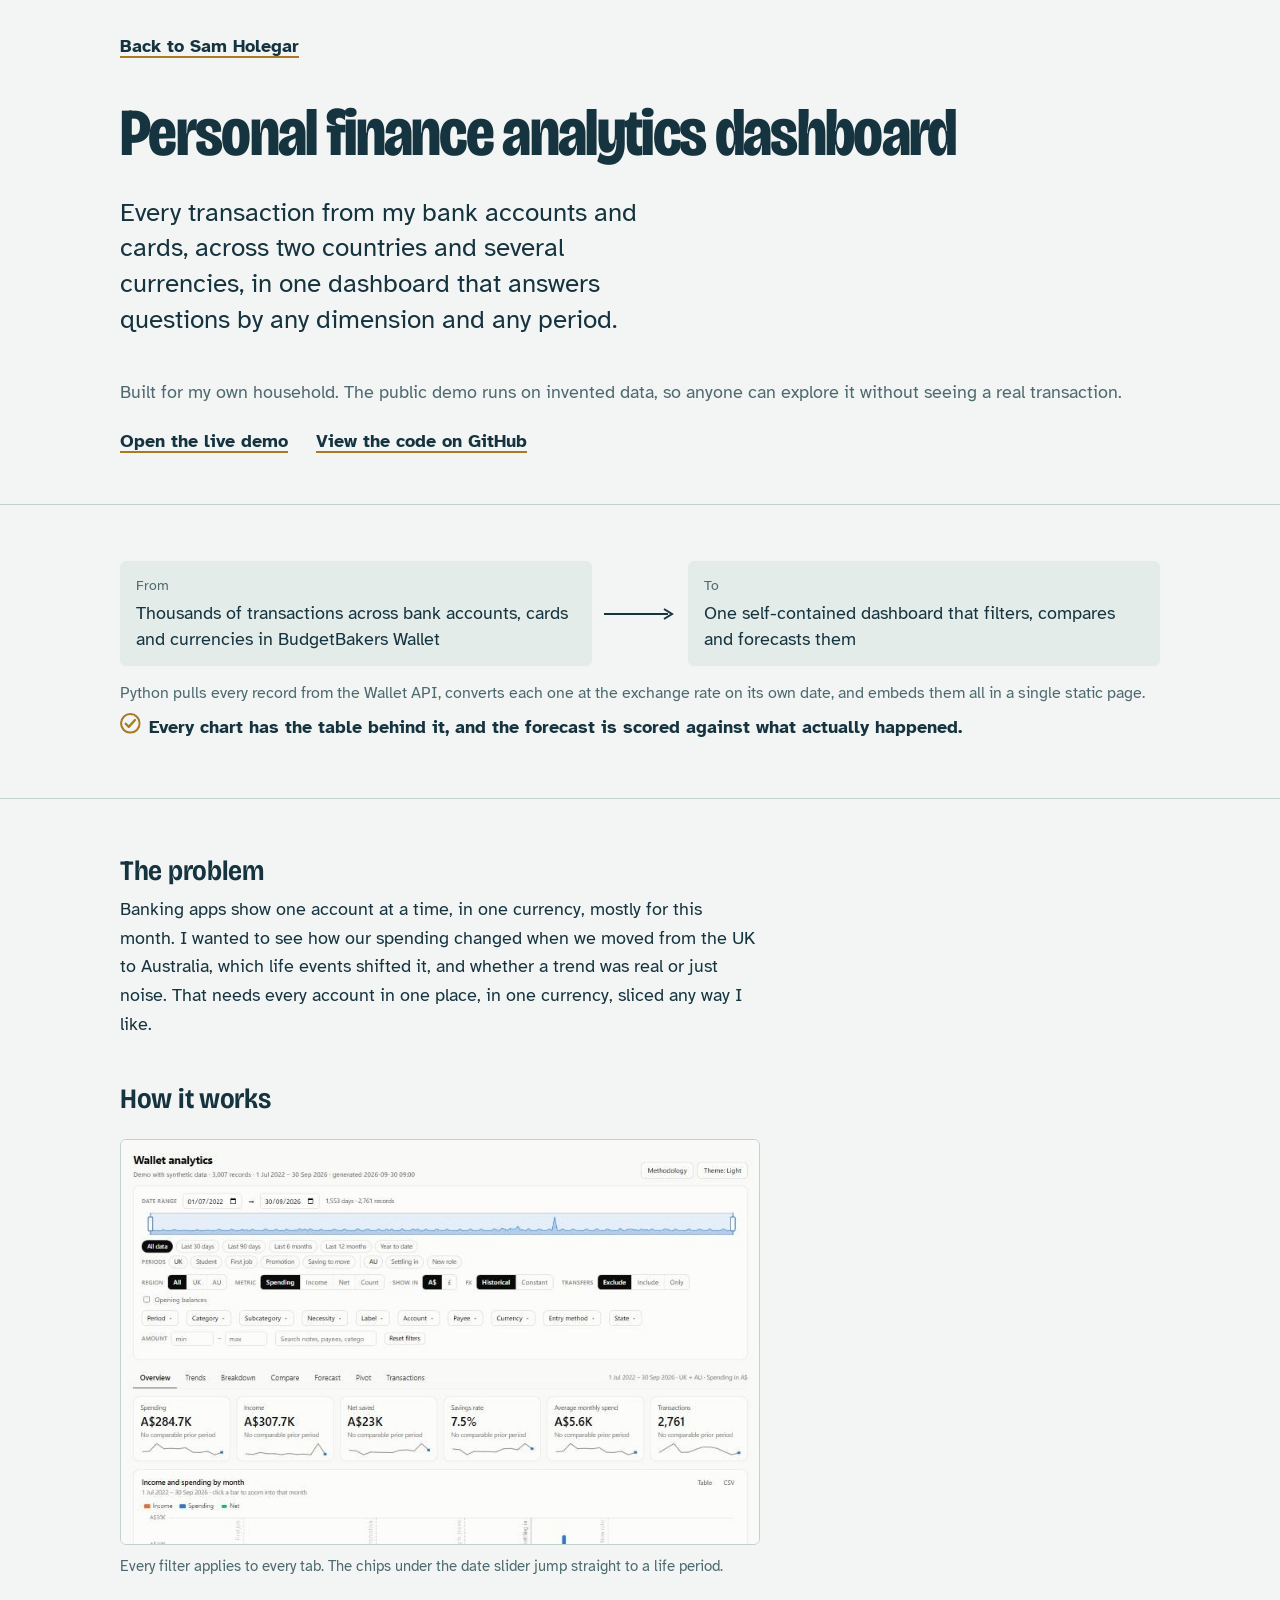
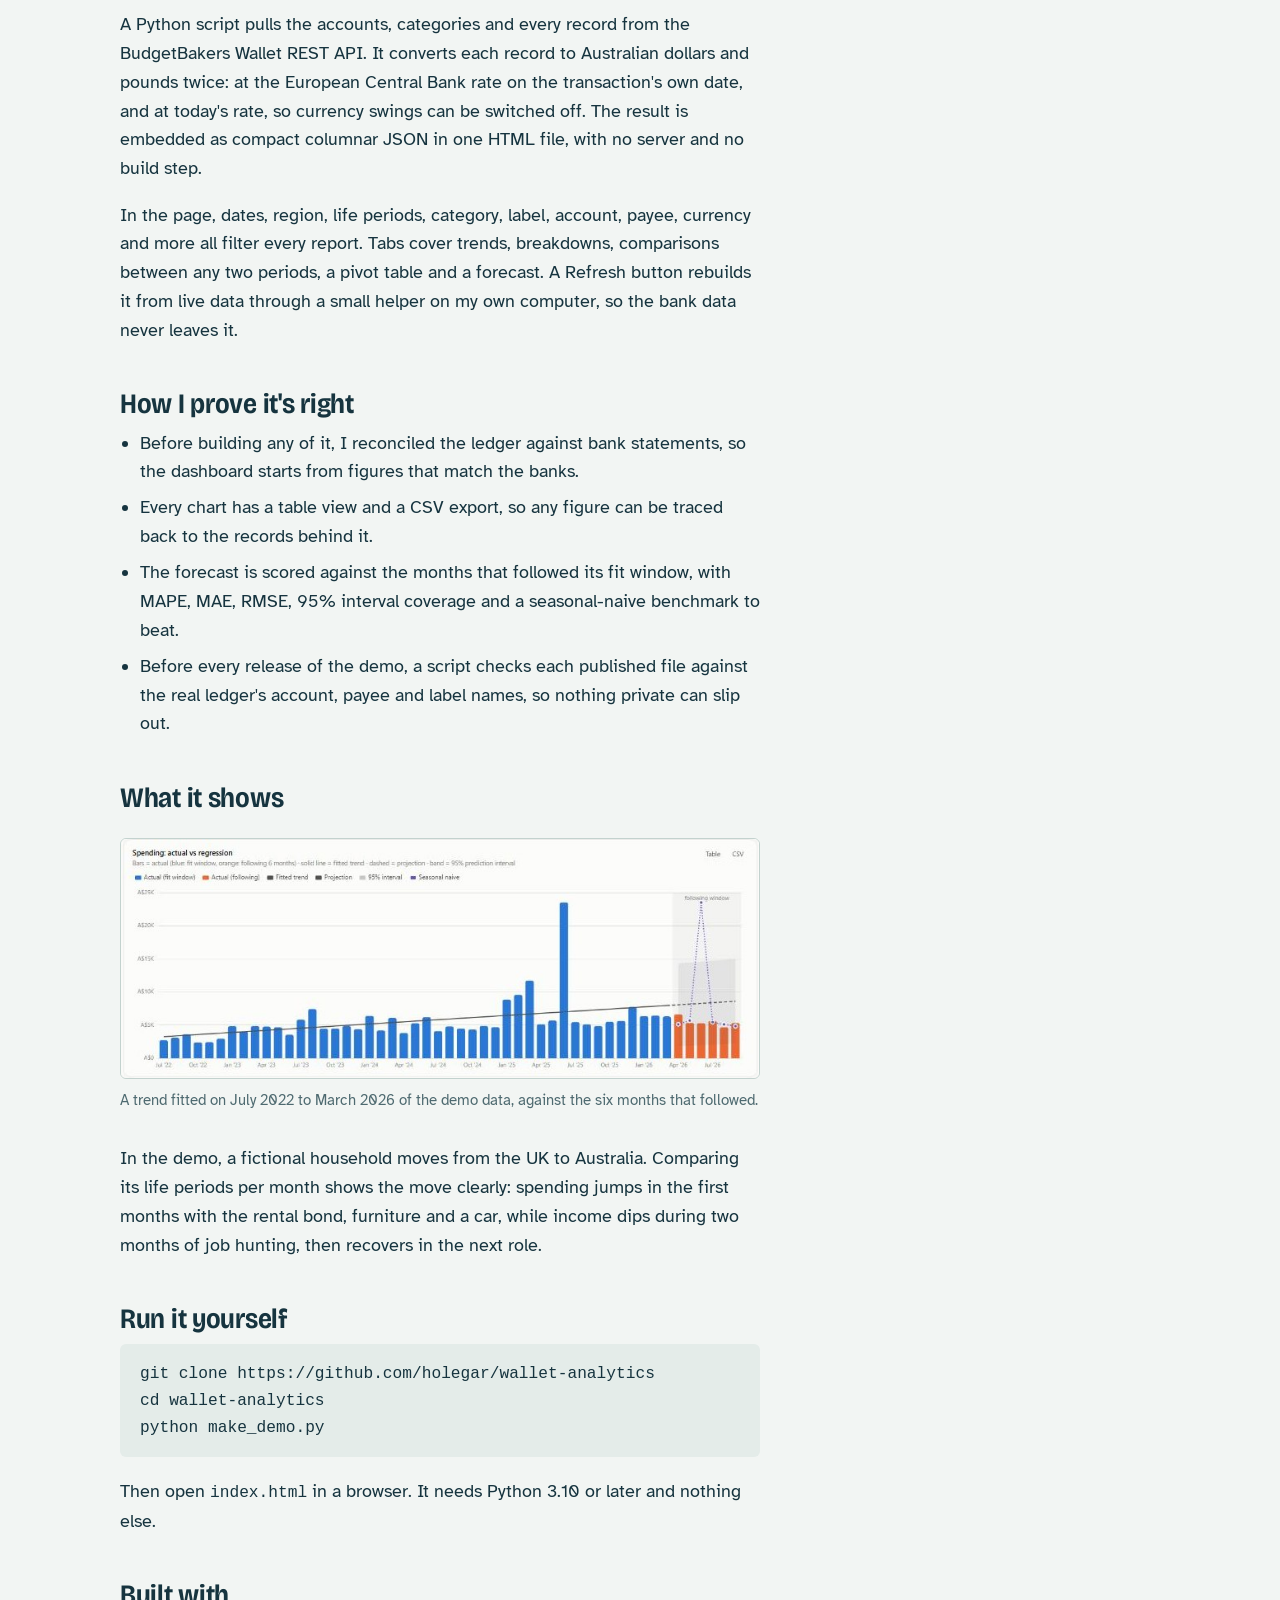
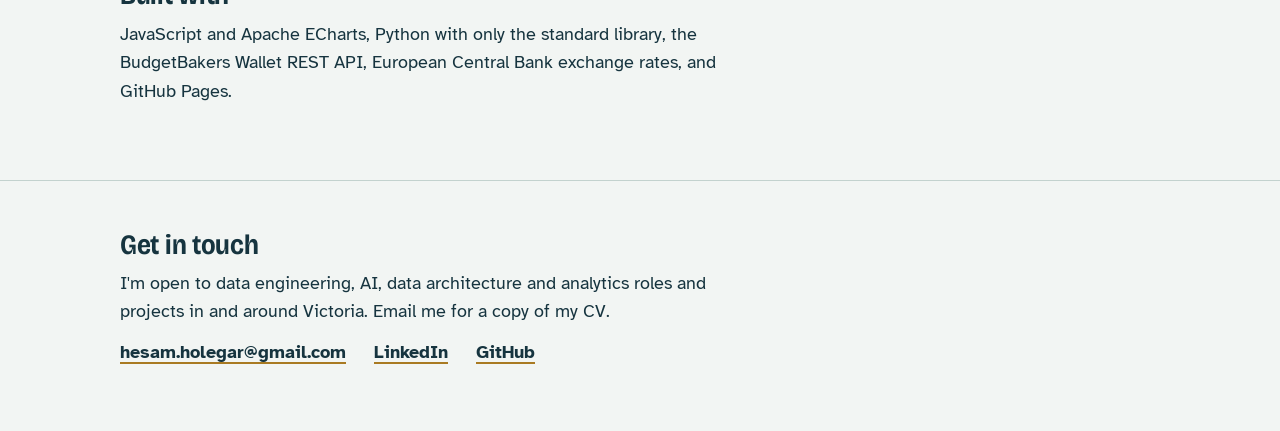
<file: projects/wallet-analytics.html>
<!DOCTYPE html>
<html lang="en-AU">
<head>
<meta charset="utf-8">
<meta name="viewport" content="width=device-width, initial-scale=1">
<title>Personal finance analytics dashboard, Sam Holegar</title>
<meta name="description" content="Every transaction across bank accounts, cards and currencies in one dashboard, explored by any dimension and period, with a forecast scored against what actually happened.">
<meta name="color-scheme" content="light dark">
<link rel="preconnect" href="https://fonts.googleapis.com">
<link rel="preconnect" href="https://fonts.gstatic.com" crossorigin>
<link href="https://fonts.googleapis.com/css2?family=Atkinson+Hyperlegible:wght@400;700&family=Bricolage+Grotesque:opsz,wdth,wght@12..96,75..100,400..800&display=swap" rel="stylesheet">
<link rel="stylesheet" href="../style.css">
</head>
<body>
<a class="skip" href="#main">Skip to the project</a>

<svg width="0" height="0" style="position:absolute" aria-hidden="true">
  <symbol id="tick" viewBox="0 0 20 20"><circle cx="10" cy="10" r="9" fill="none" stroke="currentColor" stroke-width="2"/><path d="M5.5 10.4l3 3 6-6.6" fill="none" stroke="currentColor" stroke-width="2.2" stroke-linecap="round" stroke-linejoin="round"/></symbol>
</svg>

<div class="wrap"><a class="back" href="../">Back to Sam Holegar</a></div>

<header class="project-hero">
  <div class="wrap">
    <h1>Personal finance analytics dashboard</h1>
    <p class="thesis">Every transaction from my bank accounts and cards, across two countries and several currencies, in one dashboard that answers questions by any dimension and any period.</p>
    <p class="who">Built for my own household. The public demo runs on invented data, so anyone can explore it without seeing a real transaction.</p>
    <ul class="links">
      <li><a href="https://holegar.github.io/wallet-analytics/">Open the live demo</a></li>
      <li><a href="https://github.com/holegar/wallet-analytics">View the code on GitHub</a></li>
    </ul>
  </div>
</header>

<main id="main">
  <section>
    <div class="wrap">
      <!-- The same From / To summary used on the homepage -->
      <div class="move">
        <div class="flow">
          <div class="side"><small>From</small><p>Thousands of transactions across bank accounts, cards and currencies in BudgetBakers Wallet</p></div>
          <div class="arrow" aria-hidden="true"><svg class="h" viewBox="0 0 72 14" preserveAspectRatio="none"><path d="M0 7h64" stroke="currentColor" stroke-width="2"/><path d="M60 2l8 5-8 5" fill="none" stroke="currentColor" stroke-width="2"/></svg><svg class="v" viewBox="0 0 14 36" preserveAspectRatio="none"><path d="M7 0v28" stroke="currentColor" stroke-width="2"/><path d="M2 24l5 8 5-8" fill="none" stroke="currentColor" stroke-width="2"/></svg></div>
          <div class="side"><small>To</small><p>One self-contained dashboard that filters, compares and forecasts them</p></div>
        </div>
        <p class="how">Python pulls every record from the Wallet API, converts each one at the exchange rate on its own date, and embeds them all in a single static page.</p>
        <p class="proof"><svg class="check"><use href="#tick"/></svg><span>Every chart has the table behind it, and the forecast is scored against what actually happened.</span></p>
      </div>
    </div>
  </section>

  <section class="prose">
    <div class="wrap measure">
      <h2>The problem</h2>
      <p>Banking apps show one account at a time, in one currency, mostly for this month. I wanted to see how our spending changed when we moved from the UK to Australia, which life events shifted it, and whether a trend was real or just noise. That needs every account in one place, in one currency, sliced any way I like.</p>

      <h2>How it works</h2>
      <figure>
        <img src="../images/projects/wallet-analytics-overview.jpg" alt="The dashboard's Overview tab: a date slider with presets and life-period chips, filters for region, metric, currency and every dimension, and KPI cards for spending, income, net saved and savings rate" width="799" height="506" loading="lazy">
        <figcaption>Every filter applies to every tab. The chips under the date slider jump straight to a life period.</figcaption>
      </figure>
      <p>A Python script pulls the accounts, categories and every record from the BudgetBakers Wallet REST API. It converts each record to Australian dollars and pounds twice: at the European Central Bank rate on the transaction's own date, and at today's rate, so currency swings can be switched off. The result is embedded as compact columnar JSON in one HTML file, with no server and no build step.</p>
      <p>In the page, dates, region, life periods, category, label, account, payee, currency and more all filter every report. Tabs cover trends, breakdowns, comparisons between any two periods, a pivot table and a forecast. A Refresh button rebuilds it from live data through a small helper on my own computer, so the bank data never leaves it.</p>

      <h2>How I prove it's right</h2>
      <ul>
        <li>Before building any of it, I reconciled the ledger against bank statements, so the dashboard starts from figures that match the banks.</li>
        <li>Every chart has a table view and a CSV export, so any figure can be traced back to the records behind it.</li>
        <li>The forecast is scored against the months that followed its fit window, with MAPE, MAE, RMSE, 95% interval coverage and a seasonal-naive benchmark to beat.</li>
        <li>Before every release of the demo, a script checks each published file against the real ledger's account, payee and label names, so nothing private can slip out.</li>
      </ul>

      <h2>What it shows</h2>
      <figure>
        <img src="../images/projects/wallet-analytics-forecast.jpg" alt="Monthly spending bars from July 2022 to March 2026 with a fitted linear trend, then six orange months of actual spending against a dashed projection, a grey 95% prediction band and a dotted seasonal-naive line" width="775" height="290" loading="lazy">
        <figcaption>A trend fitted on July 2022 to March 2026 of the demo data, against the six months that followed.</figcaption>
      </figure>
      <p>In the demo, a fictional household moves from the UK to Australia. Comparing its life periods per month shows the move clearly: spending jumps in the first months with the rental bond, furniture and a car, while income dips during two months of job hunting, then recovers in the next role.</p>

      <h2>Run it yourself</h2>
      <pre><code>git clone https://github.com/holegar/wallet-analytics
cd wallet-analytics
python make_demo.py</code></pre>
      <p>Then open <code>index.html</code> in a browser. It needs Python 3.10 or later and nothing else.</p>

      <h2>Built with</h2>
      <p>JavaScript and Apache ECharts, Python with only the standard library, the BudgetBakers Wallet REST API, European Central Bank exchange rates, and GitHub Pages.</p>
    </div>
  </section>
</main>

<footer>
  <div class="wrap measure">
    <h2>Get in touch</h2>
    <p>I'm open to data engineering, AI, data architecture and analytics roles and projects in and around Victoria. Email me for a copy of my CV.</p>
    <ul class="links">
      <li><a href="mailto:hesam.holegar@gmail.com">hesam.holegar@gmail.com</a></li>
      <li><a href="https://www.linkedin.com/in/holegar">LinkedIn</a></li>
      <li><a href="https://github.com/holegar">GitHub</a></li>
    </ul>
  </div>
</footer>
<script data-goatcounter="https://holegar.goatcounter.com/count" async src="https://gc.zgo.at/count.v5.js" crossorigin="anonymous" integrity="sha384-atnOLvQb9t+jTSipvd75X2yginT4PjVbqDdlJAmxMm+wYElFmeR6EmLP5bYeoRVQ"></script>
</body>
</html>
</file>
<file: style.css>
/* Shared styles for every page of holegar.github.io */
  :root {
  --paper: #F2F5F3;
  --ink: #16343F;
  --muted: #4E6A70;
  --line: #C3D2CE;
  --wheat: #A97A22;
  --bar: #A97A22; /* chart marks; validated separately per mode */
  --tint: #E4ECE9;
  --display: "Bricolage Grotesque", "Avenir Next Condensed", "Arial Narrow", system-ui, sans-serif;
  --text: "Atkinson Hyperlegible", "Segoe UI", system-ui, sans-serif;
}
@media (prefers-color-scheme: dark) {
  :root {
    color-scheme: dark;
    --paper: #0F2229;
    --ink: #E4ECE8;
    --muted: #9DB3B2;
    --line: #2B4852;
    --wheat: #D9B45E;
    --bar: #B48D3A; /* --wheat is too light for filled marks on this surface */
    --tint: #15303A;
  }
}

* { box-sizing: border-box; }
html { -webkit-text-size-adjust: 100%; }
body {
  margin: 0;
  background: var(--paper);
  color: var(--ink);
  font-family: var(--text);
  font-size: 1.125rem;
  line-height: 1.6;
}
a { color: inherit; text-decoration-color: var(--wheat); text-decoration-thickness: 2px; text-underline-offset: 4px; }
a:hover { text-decoration-thickness: 3px; }
:focus-visible { outline: 3px solid var(--wheat); outline-offset: 3px; border-radius: 2px; }

.skip { position: absolute; left: -999px; top: 0; background: var(--ink); color: var(--paper); padding: .5rem 1rem; }
.skip:focus { left: 1rem; top: 1rem; z-index: 10; }

.wrap { max-width: 68rem; margin: 0 auto; padding: 0 1.5rem; }
.measure { max-width: 40rem; }
/* Narrow text blocks stay left-aligned with the rest of the page */
.wrap.measure { max-width: 68rem; }
.wrap.measure > * { max-width: 40rem; }

/* Hero */
header.hero { padding: 5.5rem 0 4rem; }
h1 {
  font-family: var(--display);
  font-variation-settings: "wdth" 82, "opsz" 96;
  font-weight: 750;
  font-size: clamp(3rem, 9vw, 6.25rem);
  line-height: .92;
  letter-spacing: -.025em;
  margin: 0 0 1.75rem;
}
.thesis { font-size: clamp(1.25rem, 2.4vw, 1.6rem); line-height: 1.4; margin: 0 0 2.5rem; max-width: 34rem; }

/* The signature line: where data lives, to where people need it, checked */
.journey { display: grid; grid-template-columns: auto 1fr auto; align-items: center; gap: 1rem; margin: 0 0 2.75rem; color: var(--muted); font-size: 1rem; }
.journey .track { position: relative; height: 2px; background: var(--ink); }
.journey .track::before, .journey .track::after { content: ""; position: absolute; top: -5px; width: 12px; height: 12px; border-radius: 50%; }
.journey .track::before { left: -2px; background: var(--paper); border: 2px solid var(--ink); }
.journey .track::after { right: -2px; background: var(--ink); }
.journey .end { display: inline-flex; align-items: center; gap: .5rem; color: var(--ink); font-weight: 700; }
.check { width: 1.15em; height: 1.15em; flex: none; color: var(--wheat); }

.who { margin: 0 0 1.25rem; color: var(--muted); }
.links { display: flex; flex-wrap: wrap; gap: .75rem 1.75rem; margin: 0; padding: 0; list-style: none; font-weight: 700; }

/* Sections */
section { padding: 3.5rem 0; border-top: 1px solid var(--line); }
h2 {
  font-family: var(--display);
  font-variation-settings: "wdth" 90, "opsz" 48;
  font-weight: 650;
  font-size: 1.75rem;
  line-height: 1.15;
  letter-spacing: -.01em;
  margin: 0 0 .5rem;
}
.lede { color: var(--muted); margin: 0 0 2.5rem; }
h3 { font-family: var(--display); font-variation-settings: "wdth" 95, "opsz" 24; font-weight: 650; font-size: 1.3rem; margin: 0 0 1rem; line-height: 1.25; }

/* Work as reconciliations */
.moves { list-style: none; margin: 0; padding: 0; display: grid; gap: 3rem; }
.move .flow { display: grid; grid-template-columns: 1fr 4.5rem 1fr; align-items: stretch; gap: .75rem; }
.side { background: var(--tint); padding: .9rem 1rem; border-radius: 6px; }
.side small { display: block; color: var(--muted); font-size: .85rem; margin-bottom: .2rem; }
.side p { margin: 0; line-height: 1.45; }
.arrow { align-self: center; color: var(--ink); }
.arrow svg { display: block; width: 100%; height: 14px; }
.arrow .v { display: none; }
.how { margin: .9rem 0 .4rem; color: var(--muted); font-size: 1rem; }
.proof { display: flex; gap: .5rem; align-items: flex-start; margin: 0; font-weight: 700; }

/* AI */
.ai p { margin: 0 0 1.1rem; }

/* Timeline (a real sequence) */
.timeline { list-style: none; margin: 0; padding: 0; }
.timeline li { display: grid; grid-template-columns: 9.5rem 1fr; gap: 1rem; padding: .85rem 0; border-bottom: 1px solid var(--line); }
.timeline li:last-child { border-bottom: 0; }
.timeline .when { color: var(--muted); font-variant-numeric: tabular-nums; }
.timeline .role { font-weight: 700; }
.timeline .where { display: block; font-weight: 400; color: var(--muted); }

.cols { display: grid; grid-template-columns: repeat(2, minmax(0, 1fr)); gap: 2.5rem 3rem; }
.plain { margin: 0; padding: 0; list-style: none; }
.plain li { margin: 0 0 .7rem; }
.plain li span { display: block; color: var(--muted); font-size: 1rem; }
.stack dt { font-weight: 700; margin-top: 1rem; }
.stack dt:first-child { margin-top: 0; }
.stack dd { margin: .15rem 0 0; color: var(--muted); }

.building li { margin-bottom: 1rem; }
/* Scoped to .plain li so it outranks `.plain li span` above */
.plain li .status { display: inline-block; font-size: .85rem; color: var(--muted); border: 1px solid var(--line); border-radius: 999px; padding: 0 .6rem; margin-left: .35rem; }

footer { border-top: 1px solid var(--line); padding: 3rem 0 4rem; }
footer p { margin: 0 0 .75rem; }

@media (max-width: 720px) {
  body { font-size: 1.0625rem; }
  header.hero { padding: 3.5rem 0 3rem; }
  .journey { grid-template-columns: 1fr; gap: .6rem; }
  .journey .track { height: 2px; width: 100%; }
  .move .flow { grid-template-columns: 1fr; }
  .arrow { justify-self: start; width: 14px; height: 2.25rem; }
  .arrow svg { width: 14px; height: 100%; transform: none; }
  .arrow .h { display: none; }
  .arrow .v { display: block; }
  .timeline li { grid-template-columns: 1fr; gap: .1rem; }
  .cols { grid-template-columns: 1fr; }
}

/* Headshot (hidden automatically until images/sam.jpg exists) */
.hero-top { display: flex; align-items: flex-start; justify-content: space-between; gap: 2.5rem; }
.portrait { width: 168px; height: 168px; object-fit: cover; border-radius: 10px; border: 1px solid var(--line); flex: none; margin-top: .6rem; background: var(--tint); }

/* Project pages */
.back { display: inline-block; margin-top: 2rem; font-weight: 700; }
.project-hero { padding: 2.5rem 0 3rem; }
.project-hero h1 { font-size: clamp(2.4rem, 6vw, 4.2rem); line-height: .98; }
.prose h2 { margin-top: 2.75rem; }
.prose h2:first-child { margin-top: 0; }
.prose p, .prose ul, .prose ol { margin: 0 0 1.1rem; }
.prose ul, .prose ol { padding-left: 1.25rem; }
.prose li { margin-bottom: .45rem; }
figure { margin: 1.5rem 0 2rem; }
figure img { display: block; max-width: 100%; height: auto; border-radius: 6px; border: 1px solid var(--line); background: var(--tint); }
figcaption { color: var(--muted); font-size: .95rem; margin-top: .55rem; }
pre { background: var(--tint); border-radius: 6px; padding: 1rem 1.25rem; overflow-x: auto; line-height: 1.5; margin: 0 0 1.25rem; }
code { font-family: ui-monospace, "SFMono-Regular", Menlo, Consolas, monospace; font-size: .9em; }

@media (max-width: 720px) {
  .hero-top { flex-direction: column-reverse; gap: 1.25rem; }
  .portrait { width: 112px; height: 112px; margin-top: 0; }
}

/* Stats page (stats/index.html) */
.visually-hidden { position: absolute; width: 1px; height: 1px; margin: -1px; padding: 0; overflow: hidden; clip: rect(0 0 0 0); white-space: nowrap; border: 0; }
.btn { font: inherit; font-size: 1rem; font-weight: 700; color: var(--ink); background: transparent; border: 1px solid var(--line); border-radius: 6px; padding: .45rem 1rem; cursor: pointer; }
.btn:hover { border-color: var(--wheat); }
.btn-primary { background: var(--ink); border-color: var(--ink); color: var(--paper); }
.field { display: flex; flex-wrap: wrap; gap: .75rem; margin: 1.25rem 0 0; }
.field input { font: inherit; font-size: 1rem; color: var(--ink); background: var(--tint); border: 1px solid var(--line); border-radius: 6px; padding: .45rem .75rem; flex: 1 1 16rem; min-width: 0; }
.msg { color: var(--muted); font-size: 1rem; margin: .75rem 0 0; }
.msg:empty { display: none; }
.msg.error { color: var(--ink); font-weight: 700; }
.steps { padding-left: 1.25rem; margin: 0 0 1rem; }
.steps li { margin-bottom: .35rem; }

.range { display: flex; flex-wrap: wrap; gap: .5rem; margin: 0 0 2.5rem; padding: 0; border: 0; }
.range label { position: relative; }
.range input { position: absolute; inset: 0; margin: 0; opacity: 0; cursor: pointer; }
.range span { display: inline-block; padding: .3rem .9rem; border: 1px solid var(--line); border-radius: 999px; font-size: 1rem; font-weight: 700; color: var(--muted); }
.range input:checked + span { background: var(--ink); border-color: var(--ink); color: var(--paper); }
.range input:focus-visible + span { outline: 3px solid var(--wheat); outline-offset: 3px; }

.results { transition: opacity .2s; }
.results.loading { opacity: .5; }
.hero-stat { margin: 0 0 2.5rem; }
.hero-stat span { display: block; color: var(--muted); }
.hero-stat .value { color: var(--ink); font-size: clamp(3rem, 8vw, 4.5rem); font-weight: 700; line-height: 1.05; margin: .15rem 0 .35rem; }

.daily { margin: 0 0 3rem; }
.chart { position: relative; margin-top: 1rem; }
.chart svg { display: block; width: 100%; height: auto; }
.chart:focus-visible { outline: 3px solid var(--wheat); outline-offset: 6px; }
.chart .bar { fill: var(--bar); }
.chart .bar.active { opacity: .65; }
.chart .grid { stroke: var(--line); stroke-width: 1; shape-rendering: crispEdges; }
.chart .axis { fill: var(--muted); font-size: 12px; font-variant-numeric: tabular-nums; }
.chart .peak { fill: var(--ink); font-size: 12px; font-weight: 700; }
.chart .empty-note { fill: var(--muted); font-size: 14px; }
.tip { position: absolute; pointer-events: none; background: var(--paper); border: 1px solid var(--line); border-radius: 6px; padding: .3rem .6rem; font-size: .9rem; line-height: 1.35; white-space: nowrap; transform: translate(-50%, calc(-100% - 8px)); box-shadow: 0 2px 8px rgba(0, 0, 0, .15); }
.tip strong { display: block; font-size: 1rem; }
.tip span { color: var(--muted); }
.table-view { margin-top: 1rem; }
.table-view summary { cursor: pointer; color: var(--muted); font-size: 1rem; }

.data { width: 100%; border-collapse: collapse; font-size: 1rem; margin-top: .75rem; }
.data th, .data td { text-align: left; padding: .5rem 0; border-bottom: 1px solid var(--line); vertical-align: top; }
.data th { color: var(--muted); font-weight: 400; }
.data .n { text-align: right; padding-left: 1rem; white-space: nowrap; font-variant-numeric: tabular-nums; }
.data .empty { color: var(--muted); }
.lists { display: grid; grid-template-columns: repeat(auto-fit, minmax(16rem, 1fr)); gap: 2.5rem 3rem; }
.lists h2 { font-size: 1.3rem; }
.toplist .name { overflow-wrap: anywhere; }
.toplist .path { display: block; color: var(--muted); font-size: .9rem; }
.toplist .meter { display: block; height: 6px; min-width: 2px; margin-top: .4rem; background: var(--bar); border-radius: 0 4px 4px 0; }
.toggle { display: flex; gap: .6rem; align-items: flex-start; }
.toggle input { width: 1.1rem; height: 1.1rem; margin: .3rem 0 0; accent-color: var(--wheat); flex: none; }
</file>
